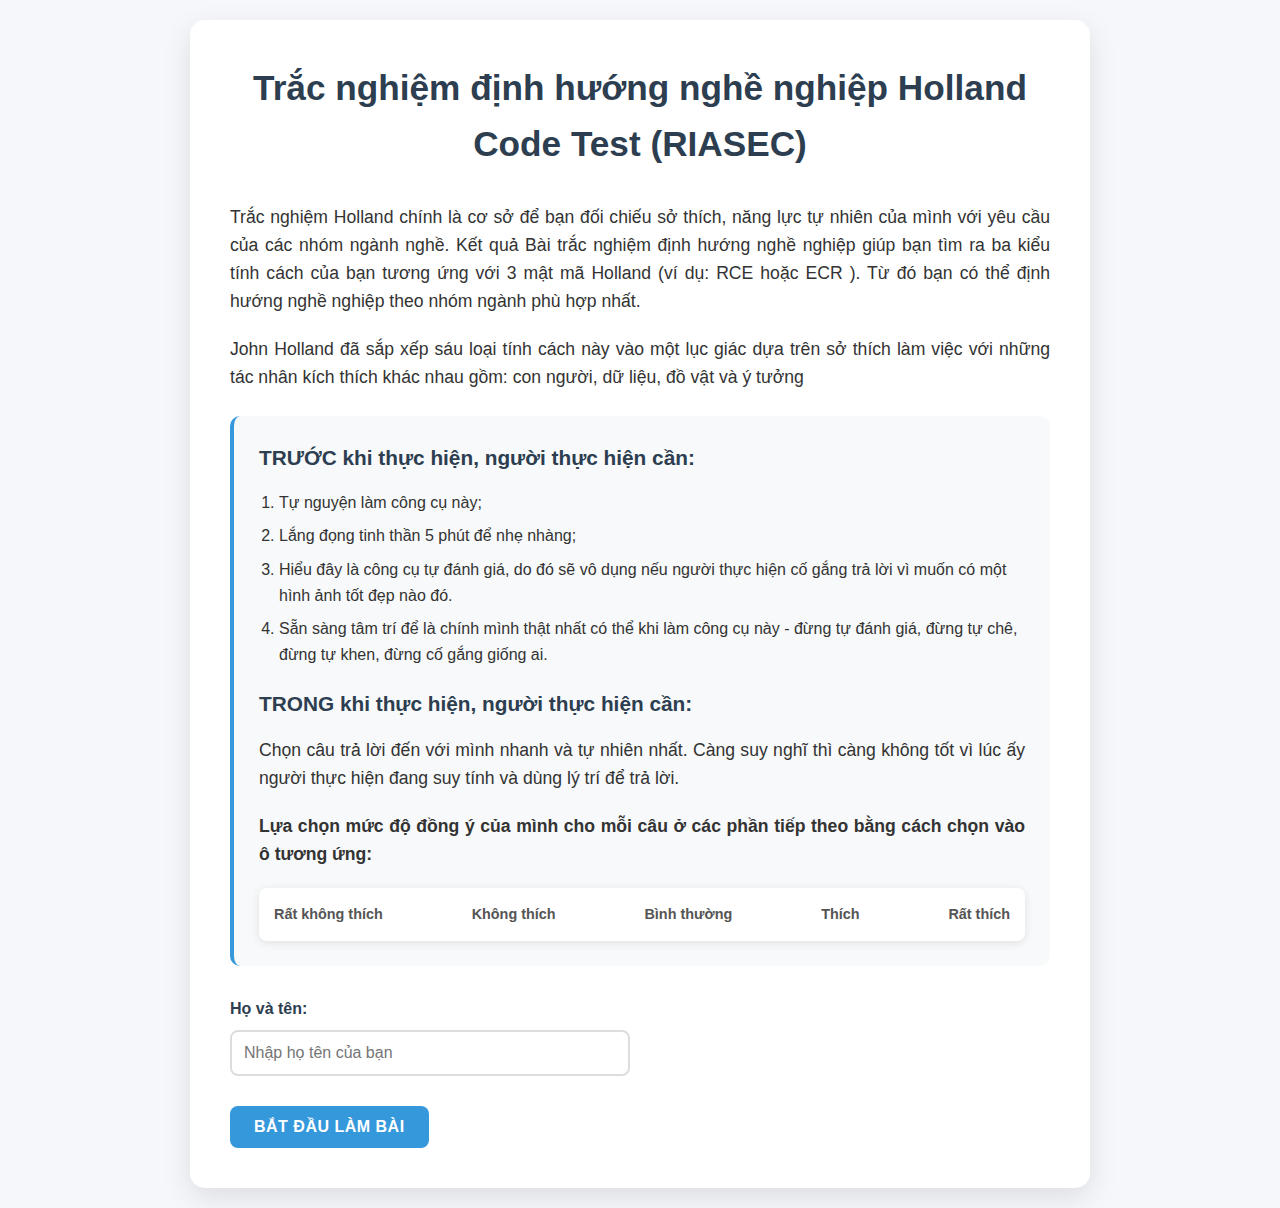
<file: index.html>
<!DOCTYPE html>
<html lang="vi">
<head>
    <meta charset="UTF-8">
    <meta name="viewport" content="width=device-width, initial-scale=1.0">
    <title>Trắc nghiệm Holland Code Test (RIASEC)</title>
    <link rel="stylesheet" href="styles.css">
</head>
<body>
    <div class="container">
        <!-- Màn hình giới thiệu -->
        <div id="introScreen" class="screen active">
            <div class="intro-card">
                <h1>Trắc nghiệm định hướng nghề nghiệp Holland Code Test (RIASEC)</h1>
                
                <div class="intro-content">
                    <p>Trắc nghiệm Holland chính là cơ sở để bạn đối chiếu sở thích, năng lực tự nhiên của mình với yêu cầu của các nhóm ngành nghề. Kết quả Bài trắc nghiệm định hướng nghề nghiệp giúp bạn tìm ra ba kiểu tính cách của bạn tương ứng với 3 mật mã Holland (ví dụ: RCE hoặc ECR ). Từ đó bạn có thể định hướng nghề nghiệp theo nhóm ngành phù hợp nhất.</p>
                    
                    <p>John Holland đã sắp xếp sáu loại tính cách này vào một lục giác dựa trên sở thích làm việc với những tác nhân kích thích khác nhau gồm: con người, dữ liệu, đồ vật và ý tưởng</p>
                    
                    <div class="instructions">
                        <h3><strong>TRƯỚC</strong> khi thực hiện, người thực hiện cần:</h3>
                        <ol>
                            <li>Tự nguyện làm công cụ này;</li>
                            <li>Lắng đọng tinh thần 5 phút để nhẹ nhàng;</li>
                            <li>Hiểu đây là công cụ tự đánh giá, do đó sẽ vô dụng nếu người thực hiện cố gắng trả lời vì muốn có một hình ảnh tốt đẹp nào đó.</li>
                            <li>Sẵn sàng tâm trí để là chính mình thật nhất có thể khi làm công cụ này - đừng tự đánh giá, đừng tự chê, đừng tự khen, đừng cố gắng giống ai.</li>
                        </ol>
                        
                        <h3><strong>TRONG</strong> khi thực hiện, người thực hiện cần:</h3>
                        <p>Chọn câu trả lời đến với mình nhanh và tự nhiên nhất. Càng suy nghĩ thì càng không tốt vì lúc ấy người thực hiện đang suy tính và dùng lý trí để trả lời.</p>
                        
                        <p><strong>Lựa chọn mức độ đồng ý của mình cho mỗi câu ở các phần tiếp theo bằng cách chọn vào ô tương ứng:</strong></p>
                        <div class="rating-legend">
                            <span class="rating-item">Rất không thích</span>
                            <span class="rating-item">Không thích</span>
                            <span class="rating-item">Bình thường</span>
                            <span class="rating-item">Thích</span>
                            <span class="rating-item">Rất thích</span>
                        </div>
                    </div>
                </div>
                
                <div class="form-group">
                    <label for="studentName">Họ và tên:</label>
                    <input type="text" id="studentName" placeholder="Nhập họ tên của bạn">
                </div>
                
                <button id="startBtn" class="btn btn-primary">Bắt đầu làm bài</button>
            </div>
        </div>

        <!-- Màn hình làm bài -->
        <div id="quizScreen" class="screen">
            <!-- Navigation tabs -->
            <div class="group-nav">
                <div class="nav-item active" data-group="0">
                    <span class="nav-number">1</span>
                    <span class="nav-title">Kỹ thuật</span>
                </div>
                <div class="nav-item" data-group="1">
                    <span class="nav-number">2</span>
                    <span class="nav-title">Nghiên cứu</span>
                </div>
                <div class="nav-item" data-group="2">
                    <span class="nav-number">3</span>
                    <span class="nav-title">Nghệ thuật</span>
                </div>
                <div class="nav-item" data-group="3">
                    <span class="nav-number">4</span>
                    <span class="nav-title">Xã hội</span>
                </div>
                <div class="nav-item" data-group="4">
                    <span class="nav-number">5</span>
                    <span class="nav-title">Quản lý</span>
                </div>
                <div class="nav-item" data-group="5">
                    <span class="nav-number">6</span>
                    <span class="nav-title">Nghiệp vụ</span>
                </div>
                <div class="nav-item" data-group="result">
                    <span class="nav-number">7</span>
                    <span class="nav-title">Kết quả</span>
                </div>
            </div>

            <!-- Question content -->
            <div class="question-content">
                <div class="group-header">
                    <h2 id="groupTitle">Nhóm Kỹ thuật (Realistic - R)</h2>
                    <p id="groupDescription">Nếu có đầy đủ cơ hội và nguồn lực, tôi có thích...</p>
                </div>
                
                <div class="rating-header">
                    <div class="rating-labels">
                        <span></span>
                        <span>Rất không thích</span>
                        <span>Không thích</span>
                        <span>Bình thường</span>
                        <span>Thích</span>
                        <span>Rất thích</span>
                    </div>
                </div>

                <div id="questionsList" class="questions-list">
                    <!-- Câu hỏi sẽ được tạo động -->
                </div>

                <div class="navigation-buttons">
                    <button id="prevGroupBtn" class="btn btn-secondary">Nhóm trước</button>
                    <button id="nextGroupBtn" class="btn btn-primary">Nhóm tiếp</button>
                    <button id="finishBtn" class="btn btn-success" style="display: none;">Hoàn thành</button>
                </div>
            </div>
        </div>

        <!-- Màn hình kết quả -->
        <div id="resultScreen" class="screen">
            <div class="result-card">

                <h1>Kết quả trắc nghiệm Holland Code</h1>
                
                <div class="result-info">
                    <p><strong>Họ tên:</strong> <span id="resultName"></span></p>
                </div>
                
                 <div class="top-three">
                    <h3>Tính cách nổi bật của bạn:</h3>
                    <div id="Reesults">
                        <!-- Top 3 nhóm sẽ được hiển thị ở đây -->
                    </div>
                </div>

                <div class="holland-results" id="hollandResults">
                    <!-- Kết quả 6 nhóm sẽ được hiển thị ở đây -->
                </div>


                <div class="result-actions">
                    <button id="restartBtn" class="btn btn-primary">Làm lại</button>
                </div>
            </div>
        </div>
    </div>

    <script src="script.js"></script>
</body>
</html>
</file>
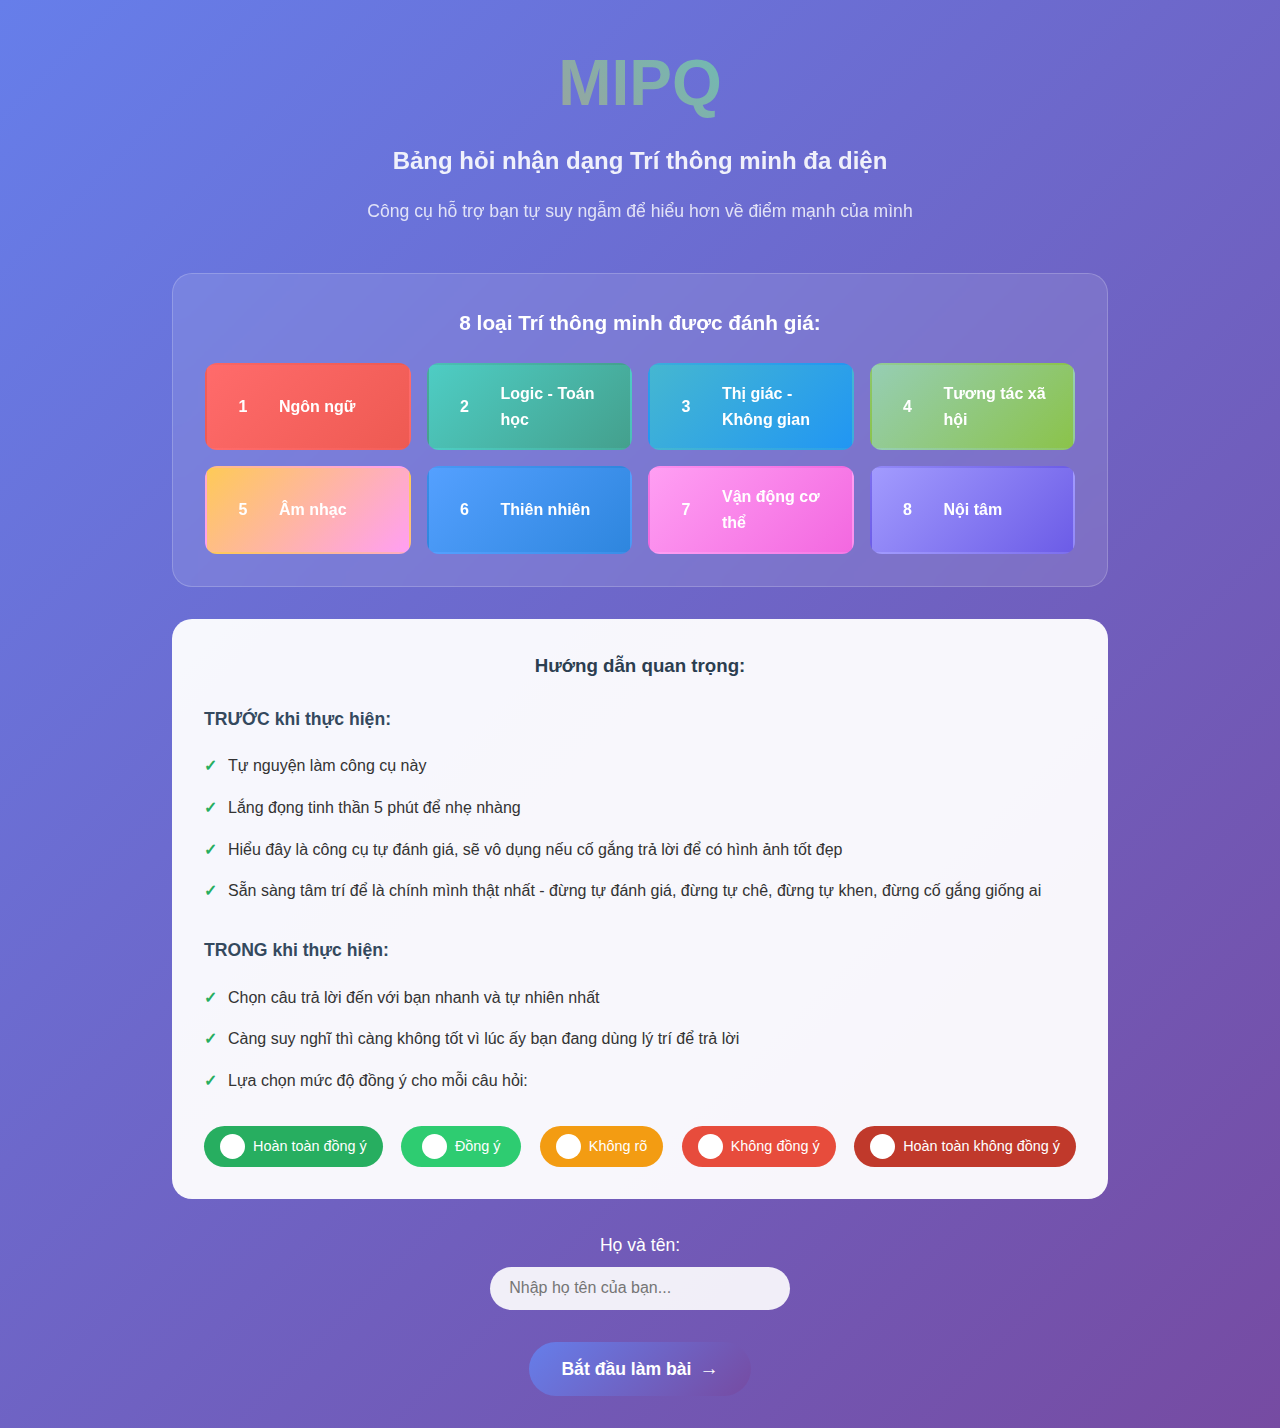
<file: p2/index.html>
<!DOCTYPE html>
<html lang="vi">
<head>
    <meta charset="UTF-8">
    <meta name="viewport" content="width=device-width, initial-scale=1.0">
    <title>MIPQ - Trắc nghiệm Trí thông minh đa diện</title>
    <link rel="stylesheet" href="styles.css">
</head>
<body>
    <!-- Màn hình giới thiệu -->
    <div id="introScreen" class="screen active">
        <div class="intro-container">
            <div class="intro-header">
                <h1 class="main-title">MIPQ</h1>
                <h2 class="subtitle">Bảng hỏi nhận dạng Trí thông minh đa diện</h2>
                <p class="description">Công cụ hỗ trợ bạn tự suy ngẫm để hiểu hơn về điểm mạnh của mình</p>
            </div>

            <div class="intelligence-types">
                <h3>8 loại Trí thông minh được đánh giá:</h3>
                <div class="types-grid">
                    <div class="type-item verbal">
                        <div class="type-number">1</div>
                        <div class="type-name">Ngôn ngữ</div>
                    </div>
                    <div class="type-item logical">
                        <div class="type-number">2</div>
                        <div class="type-name">Logic - Toán học</div>
                    </div>
                    <div class="type-item visual">
                        <div class="type-number">3</div>
                        <div class="type-name">Thị giác - Không gian</div>
                    </div>
                    <div class="type-item interpersonal">
                        <div class="type-number">4</div>
                        <div class="type-name">Tương tác xã hội</div>
                    </div>
                    <div class="type-item musical">
                        <div class="type-number">5</div>
                        <div class="type-name">Âm nhạc</div>
                    </div>
                    <div class="type-item naturalistic">
                        <div class="type-number">6</div>
                        <div class="type-name">Thiên nhiên</div>
                    </div>
                    <div class="type-item bodily">
                        <div class="type-number">7</div>
                        <div class="type-name">Vận động cơ thể</div>
                    </div>
                    <div class="type-item intrapersonal">
                        <div class="type-number">8</div>
                        <div class="type-name">Nội tâm</div>
                    </div>
                </div>
            </div>

            <div class="instructions">
                <h3>Hướng dẫn quan trọng:</h3>
                
                <div class="instruction-section">
                    <h4>TRƯỚC khi thực hiện:</h4>
                    <ul>
                        <li>Tự nguyện làm công cụ này</li>
                        <li>Lắng đọng tinh thần 5 phút để nhẹ nhàng</li>
                        <li>Hiểu đây là công cụ tự đánh giá, sẽ vô dụng nếu cố gắng trả lời để có hình ảnh tốt đẹp</li>
                        <li>Sẵn sàng tâm trí để là chính mình thật nhất - đừng tự đánh giá, đừng tự chê, đừng tự khen, đừng cố gắng giống ai</li>
                    </ul>
                </div>

                <div class="instruction-section">
                    <h4>TRONG khi thực hiện:</h4>
                    <ul>
                        <li>Chọn câu trả lời đến với bạn nhanh và tự nhiên nhất</li>
                        <li>Càng suy nghĩ thì càng không tốt vì lúc ấy bạn đang dùng lý trí để trả lời</li>
                        <li>Lựa chọn mức độ đồng ý cho mỗi câu hỏi:</li>
                    </ul>
                </div>

                <div class="rating-guide">
                    <div class="rating-item strongly-agree">
                        <span class="rating-number">5</span>
                        <span class="rating-text">Hoàn toàn đồng ý</span>
                    </div>
                    <div class="rating-item agree">
                        <span class="rating-number">4</span>
                        <span class="rating-text">Đồng ý</span>
                    </div>
                    <div class="rating-item neutral">
                        <span class="rating-number">3</span>
                        <span class="rating-text">Không rõ</span>
                    </div>
                    <div class="rating-item disagree">
                        <span class="rating-number">2</span>
                        <span class="rating-text">Không đồng ý</span>
                    </div>
                    <div class="rating-item strongly-disagree">
                        <span class="rating-number">1</span>
                        <span class="rating-text">Hoàn toàn không đồng ý</span>
                    </div>
                </div>
            </div>

            <div class="start-section">
                <div class="name-input">
                    <label for="studentName">Họ và tên:</label>
                    <input type="text" id="studentName" placeholder="Nhập họ tên của bạn..." required>
                </div>
                <button id="startBtn" class="start-btn">
                    <span>Bắt đầu làm bài</span>
                    <div class="btn-icon">→</div>
                </button>
            </div>
        </div>
    </div>

    <!-- Màn hình làm bài -->
    <div id="quizScreen" class="screen">
        <div class="quiz-container">
            <!-- Header với tiến trình -->
            <div class="quiz-header">
                <div class="progress-section">
                    <div class="progress-bar">
                        <div class="progress-fill" id="progressFill"></div>
                    </div>
                    <div class="progress-text">
                        <span id="currentQuestion">1</span> / <span id="totalQuestions">64</span> câu
                    </div>
                </div>
                <div class="student-info">
                    <span id="studentNameDisplay"></span>
                </div>
            </div>

            <!-- Navigation 8 loại trí thông minh -->
            <div class="intelligence-nav">
                <div class="nav-item verbal" data-type="verbal">
                    <div class="nav-number">1</div>
                    <div class="nav-name">Ngôn ngữ</div>
                    <div class="nav-progress">0/8</div>
                </div>
                <div class="nav-item logical" data-type="logical">
                    <div class="nav-number">2</div>
                    <div class="nav-name">Logic - Toán</div>
                    <div class="nav-progress">0/8</div>
                </div>
                <div class="nav-item visual" data-type="visual">
                    <div class="nav-number">3</div>
                    <div class="nav-name">Không gian</div>
                    <div class="nav-progress">0/8</div>
                </div>
                <div class="nav-item interpersonal" data-type="interpersonal">
                    <div class="nav-number">4</div>
                    <div class="nav-name">Tương tác</div>
                    <div class="nav-progress">0/8</div>
                </div>
                <div class="nav-item musical" data-type="musical">
                    <div class="nav-number">5</div>
                    <div class="nav-name">Âm nhạc</div>
                    <div class="nav-progress">0/8</div>
                </div>
                <div class="nav-item naturalistic" data-type="naturalistic">
                    <div class="nav-number">6</div>
                    <div class="nav-name">Thiên nhiên</div>
                    <div class="nav-progress">0/8</div>
                </div>
                <div class="nav-item bodily" data-type="bodily">
                    <div class="nav-number">7</div>
                    <div class="nav-name">Vận động</div>
                    <div class="nav-progress">0/8</div>
                </div>
                <div class="nav-item intrapersonal" data-type="intrapersonal">
                    <div class="nav-number">8</div>
                    <div class="nav-name">Nội tâm</div>
                    <div class="nav-progress">0/8</div>
                </div>
            </div>

            <!-- Phần hiển thị câu hỏi -->
            <div class="question-section">
                <div class="question-header">
                    <h2 id="sectionTitle">1. Verbal/Linguistic (Thông minh Ngôn ngữ)</h2>
                    <p id="sectionDescription">Khả năng sử dụng ngôn ngữ hiệu quả, cả về mặt nói và viết</p>
                </div>

                <div class="question-container">
                    <div class="question-text">
                        <span class="question-number" id="questionNumber">1.</span>
                        <span id="questionContent">Tôi có thể dùng vốn từ phong phú để diễn đạt bản thân.</span>
                    </div>

                    <div class="rating-scale">
                        <div class="rating-option" data-value="5">
                            <input type="radio" name="currentQuestion" value="5" id="rating5">
                            <label for="rating5">
                                <span class="rating-circle">5</span>
                                <span class="rating-label">Hoàn toàn đồng ý</span>
                            </label>
                        </div>
                        <div class="rating-option" data-value="4">
                            <input type="radio" name="currentQuestion" value="4" id="rating4">
                            <label for="rating4">
                                <span class="rating-circle">4</span>
                                <span class="rating-label">Đồng ý</span>
                            </label>
                        </div>
                        <div class="rating-option" data-value="3">
                            <input type="radio" name="currentQuestion" value="3" id="rating3">
                            <label for="rating3">
                                <span class="rating-circle">3</span>
                                <span class="rating-label">Không rõ</span>
                            </label>
                        </div>
                        <div class="rating-option" data-value="2">
                            <input type="radio" name="currentQuestion" value="2" id="rating2">
                            <label for="rating2">
                                <span class="rating-circle">2</span>
                                <span class="rating-label">Không đồng ý</span>
                            </label>
                        </div>
                        <div class="rating-option" data-value="1">
                            <input type="radio" name="currentQuestion" value="1" id="rating1">
                            <label for="rating1">
                                <span class="rating-circle">1</span>
                                <span class="rating-label">Hoàn toàn không đồng ý</span>
                            </label>
                        </div>
                    </div>
                </div>

                <div class="question-navigation">
                    <button id="prevBtn" class="nav-btn prev-btn" disabled>
                        <span>←</span>
                        <span>Câu trước</span>
                    </button>
                    <button id="nextBtn" class="nav-btn next-btn" disabled>
                        <span>Câu tiếp</span>
                        <span>→</span>
                    </button>
                    <button id="finishBtn" class="nav-btn finish-btn" style="display: none;">
                        <span>Hoàn thành</span>
                        <span>✓</span>
                    </button>
                </div>
            </div>
        </div>
    </div>

    <!-- Màn hình kết quả -->
    <div id="resultScreen" class="screen">
        <div class="result-container">
            <div class="result-header">
                <h1>Kết quả MIPQ</h1>
                <h2 id="resultName">Nguyễn Văn A</h2>
                <p class="result-subtitle">Bảng phân tích Trí thông minh đa diện của bạn</p>
            </div>

            <div class="result-chart">
                <h3>Biểu đồ điểm số (Tối đa: 40 điểm)</h3>
                <div class="chart-container" id="chartContainer">
                    <!-- Chart sẽ được tạo bởi JavaScript -->
                </div>
            </div>

            <div class="result-table">
                <h3>Bảng kết quả chi tiết</h3>
                <div class="table-container">
                    <table id="resultTable">
                        <thead>
                            <tr>
                                <th>Thứ hạng</th>
                                <th>Loại trí thông minh</th>
                                <th>Điểm số</th>
                                <th>Phần trăm</th>
                                <th>Mức độ</th>
                            </tr>
                        </thead>
                        <tbody id="resultTableBody">
                            <!-- Dữ liệu sẽ được thêm bởi JavaScript -->
                        </tbody>
                    </table>
                </div>
            </div>

            <div class="result-descriptions" id="resultDescriptions">
                <!-- Mô tả chi tiết sẽ được thêm bởi JavaScript -->
            </div>

            <div class="result-note">
                <h3>Lưu ý quan trọng</h3>
                <p><strong>Công cụ này mang tính tham khảo</strong> và không thay thế cho một quy trình tư vấn hướng nghiệp chuyên nghiệp.</p>
                <p>Bạn cần thực hiện 2 bước sau để xác định và hiểu thêm về sở thích của mình vì không phải lúc nào trắc nghiệm cũng cho bạn kết quả chính xác.</p>
                <p>Nếu có nhu cầu, hãy liên hệ bộ phận Tư vấn để được hỗ trợ chuyên nghiệp hơn.</p>
            </div>

            <div class="result-actions">
                <button id="printBtn" class="action-btn print-btn">
                    <span>📄</span>
                    <span>In kết quả</span>
                </button>
                <button id="restartBtn" class="action-btn restart-btn">
                    <span>🔄</span>
                    <span>Làm lại bài test</span>
                </button>
            </div>
        </div>
    </div>

    <script src="script.js"></script>
</body>
</html>
</file>
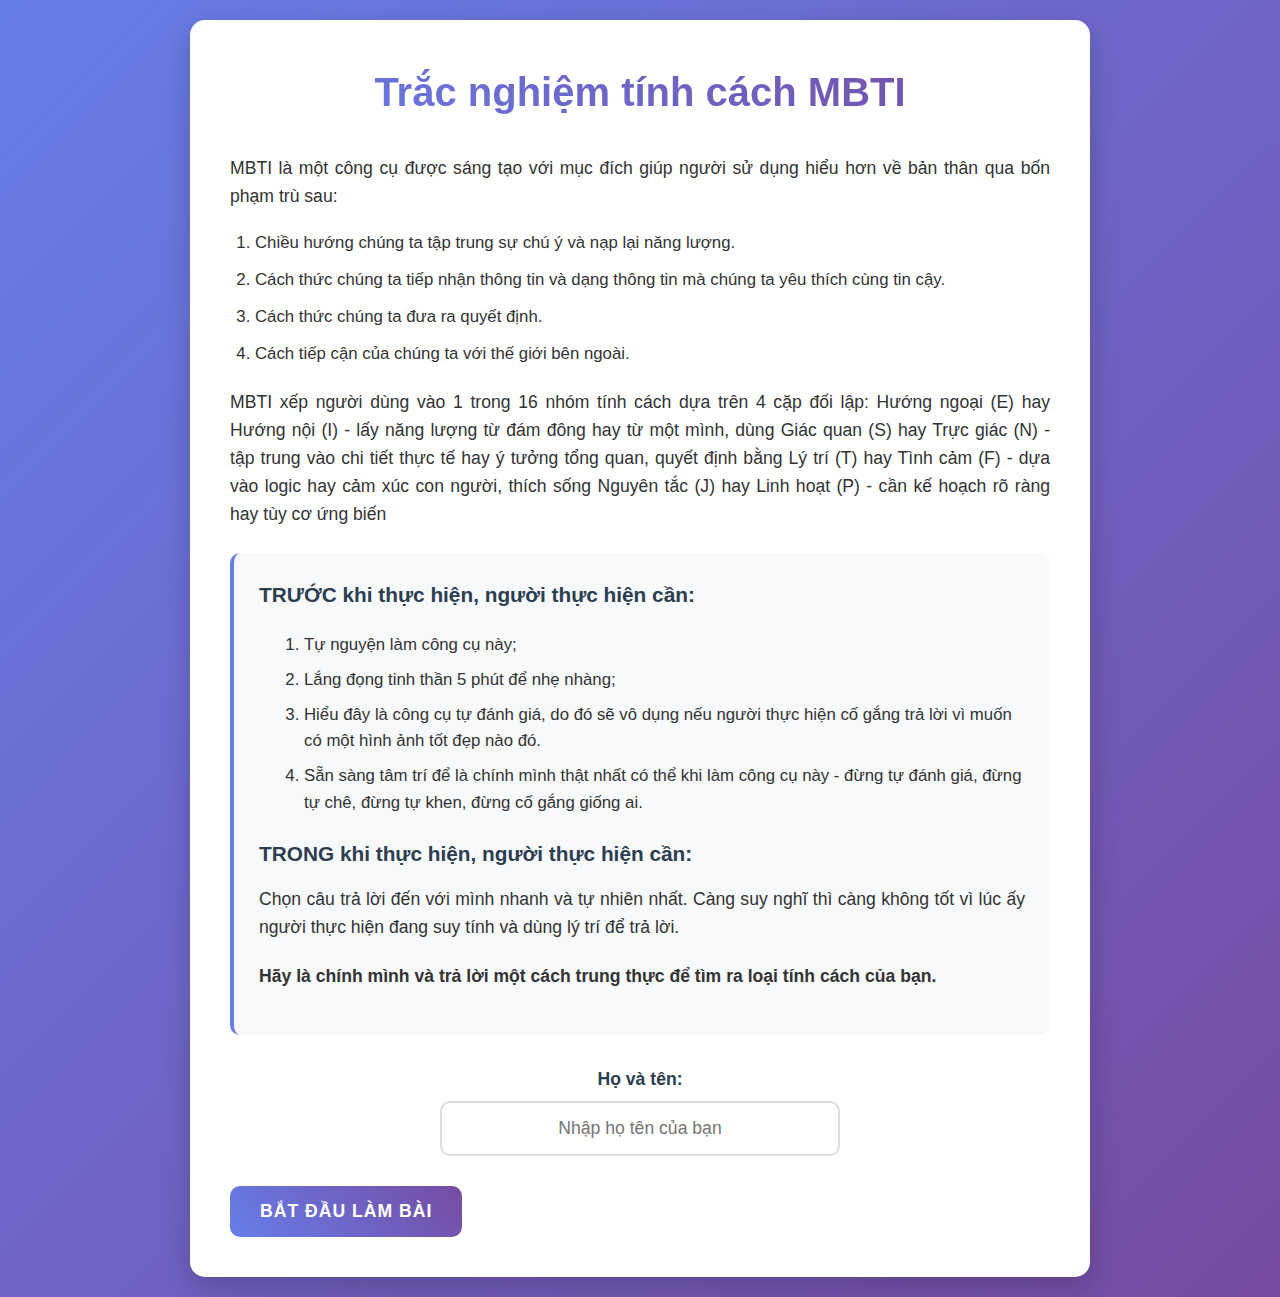
<file: p3/index.html>
<!DOCTYPE html>
<html lang="vi">
<head>
    <meta charset="UTF-8">
    <meta name="viewport" content="width=device-width, initial-scale=1.0">
    <title>Trắc nghiệm tính cách MBTI</title>
    <link rel="stylesheet" href="styles.css">
</head>
<body>
    <div class="container">
        <!-- Màn hình giới thiệu -->
        <div id="introScreen" class="screen active">
            <div class="intro-card">
                <h1>Trắc nghiệm tính cách MBTI</h1>
                
                <div class="intro-content">
                    <p>MBTI là một công cụ được sáng tạo với mục đích giúp người sử dụng hiểu hơn về bản thân qua bốn phạm trù sau:</p>
                    
                    <ol>
                        <li>Chiều hướng chúng ta tập trung sự chú ý và nạp lại năng lượng.</li>
                        <li>Cách thức chúng ta tiếp nhận thông tin và dạng thông tin mà chúng ta yêu thích cùng tin cậy.</li>
                        <li>Cách thức chúng ta đưa ra quyết định.</li>
                        <li>Cách tiếp cận của chúng ta với thế giới bên ngoài.</li>
                    </ol>
                    
                    <p>MBTI xếp người dùng vào 1 trong 16 nhóm tính cách dựa trên 4 cặp đối lập: Hướng ngoại (E) hay Hướng nội (I) - lấy năng lượng từ đám đông hay từ một mình, dùng Giác quan (S) hay Trực giác (N) - tập trung vào chi tiết thực tế hay ý tưởng tổng quan, quyết định bằng Lý trí (T) hay Tình cảm (F) - dựa vào logic hay cảm xúc con người, thích sống Nguyên tắc (J) hay Linh hoạt (P) - cần kế hoạch rõ ràng hay tùy cơ ứng biến</p>
                    
                    <div class="instructions">
                        <h3><strong>TRƯỚC</strong> khi thực hiện, người thực hiện cần:</h3>
                        <ol>
                            <li>Tự nguyện làm công cụ này;</li>
                            <li>Lắng đọng tinh thần 5 phút để nhẹ nhàng;</li>
                            <li>Hiểu đây là công cụ tự đánh giá, do đó sẽ vô dụng nếu người thực hiện cố gắng trả lời vì muốn có một hình ảnh tốt đẹp nào đó.</li>
                            <li>Sẵn sàng tâm trí để là chính mình thật nhất có thể khi làm công cụ này - đừng tự đánh giá, đừng tự chê, đừng tự khen, đừng cố gắng giống ai.</li>
                        </ol>
                        
                        <h3><strong>TRONG</strong> khi thực hiện, người thực hiện cần:</h3>
                        <p>Chọn câu trả lời đến với mình nhanh và tự nhiên nhất. Càng suy nghĩ thì càng không tốt vì lúc ấy người thực hiện đang suy tính và dùng lý trí để trả lời.</p>
                        <p><strong>Hãy là chính mình và trả lời một cách trung thực để tìm ra loại tính cách của bạn.</strong></p>
                    </div>
                </div>
                
                <div class="form-group">
                    <label for="studentName">Họ và tên:</label>
                    <input type="text" id="studentName" placeholder="Nhập họ tên của bạn">
                </div>
                
                <button id="startBtn" class="btn btn-primary">Bắt đầu làm bài</button>
            </div>
        </div>

        <!-- Màn hình làm bài -->
        <div id="quizScreen" class="screen">
            <!-- Navigation tabs -->
            <div class="part-nav">
                <div class="nav-item active" data-part="0">
                    <span class="nav-number">1</span>
                    <span class="nav-title">E vs I</span>
                    <span class="nav-subtitle">Hướng ngoại - Hướng nội</span>
                </div>
                <div class="nav-item" data-part="1">
                    <span class="nav-number">2</span>
                    <span class="nav-title">S vs N</span>
                    <span class="nav-subtitle">Tri giác - Trực giác</span>
                </div>
                <div class="nav-item" data-part="2">
                    <span class="nav-number">3</span>
                    <span class="nav-title">T vs F</span>
                    <span class="nav-subtitle">Lý trí - Cảm xúc</span>
                </div>
                <div class="nav-item" data-part="3">
                    <span class="nav-number">4</span>
                    <span class="nav-title">J vs P</span>
                    <span class="nav-subtitle">Nguyên tắc - Linh hoạt</span>
                </div>
                <div class="nav-item" data-part="result">
                    <span class="nav-number">5</span>
                    <span class="nav-title">Kết quả</span>
                    <span class="nav-subtitle">MBTI của bạn</span>
                </div>
            </div>

            <!-- Question content -->
            <div class="question-content">
                <div class="part-header">
                    <h2 id="partTitle">Phần 1: Hướng ngoại (E) vs. Hướng nội (I)</h2>
                    <p id="partDescription">(Cách bạn nạp năng lượng và tương tác với thế giới)</p>
                </div>

                <div id="questionsList" class="questions-list">
                    <!-- Câu hỏi sẽ được tạo động -->
                </div>

                <div class="navigation-buttons">
                    <button id="prevPartBtn" class="btn btn-secondary">Phần trước</button>
                    <button id="nextPartBtn" class="btn btn-primary">Phần tiếp</button>
                    <button id="finishBtn" class="btn btn-success" style="display: none;">Hoàn thành</button>
                </div>
            </div>
        </div>

        <!-- Màn hình kết quả -->
        <div id="resultScreen" class="screen">
            <div class="result-card">
                <h1>Kết quả trắc nghiệm MBTI</h1>
                
                <div class="result-info">
                    <p><strong>Họ tên:</strong> <span id="resultName"></span></p>
                </div>
                
                <div class="mbti-result">
                    <div class="personality-type">
                        <div class="type-code" id="personalityCode">INTJ</div>
                        <div class="type-name" id="personalityName">Kiến trúc sư (The Architect)</div>
                    </div>
                    
                    <div class="type-breakdown" id="typeBreakdown">
                        <!-- Phân tích từng chiều sẽ được hiển thị ở đây -->
                    </div>
                    
                    <div class="type-description" id="typeDescription">
                        <!-- Mô tả chi tiết loại tính cách -->
                    </div>
                    
                    <div class="career-suggestions" id="careerSuggestions">
                        <!-- Gợi ý nghề nghiệp -->
                    </div>
                </div>

                <div class="result-actions">
                    <button id="restartBtn" class="btn btn-primary">Làm lại</button>
                </div>
            </div>
        </div>
    </div>

    <script src="script.js"></script>
</body>
</html>
</file>
<file: styles.css>
* {
    margin: 0;
    padding: 0;
    box-sizing: border-box;
}

body {
    font-family: 'Segoe UI', Tahoma, Geneva, Verdana, sans-serif;
    background: #f5f7fa;
    color: #333;
    line-height: 1.6;
}

.container {
    max-width: 1200px;
    margin: 0 auto;
    padding: 20px;
}

/* Screen Management */
.screen {
    display: none;
}

.screen.active {
    display: block;
    animation: fadeIn 0.5s ease;
}

@keyframes fadeIn {
    from {
        opacity: 0;
        transform: translateY(20px);
    }
    to {
        opacity: 1;
        transform: translateY(0);
    }
}

/* Intro Screen */
.intro-card {
    background: white;
    border-radius: 15px;
    box-shadow: 0 10px 30px rgba(0,0,0,0.1);
    padding: 40px;
    max-width: 900px;
    margin: 0 auto;
}

.intro-card h1 {
    color: #2c3e50;
    text-align: center;
    margin-bottom: 30px;
    font-size: 2.2em;
}

.intro-content p {
    margin-bottom: 20px;
    font-size: 1.1em;
    text-align: justify;
}

.instructions {
    background: #f8f9fa;
    padding: 25px;
    border-radius: 10px;
    margin: 25px 0;
    border-left: 4px solid #3498db;
}

.instructions h3 {
    color: #2c3e50;
    margin-bottom: 15px;
    font-size: 1.3em;
}

.instructions ol {
    margin-left: 20px;
    margin-bottom: 20px;
}

.instructions li {
    margin-bottom: 8px;
}

.rating-legend {
    display: flex;
    justify-content: space-between;
    margin-top: 15px;
    padding: 15px;
    background: white;
    border-radius: 8px;
    box-shadow: 0 2px 10px rgba(0,0,0,0.1);
}

.rating-item {
    font-weight: bold;
    color: #555;
    font-size: 0.9em;
}

/* Form Elements */
.form-group {
    margin: 30px 0;
}

.form-group label {
    display: block;
    margin-bottom: 8px;
    font-weight: bold;
    color: #2c3e50;
}

.form-group input {
    width: 100%;
    max-width: 400px;
    padding: 12px;
    border: 2px solid #ddd;
    border-radius: 8px;
    font-size: 1em;
    transition: border-color 0.3s;
}

.form-group input:focus {
    outline: none;
    border-color: #3498db;
    box-shadow: 0 0 0 3px rgba(52, 152, 219, 0.1);
}

/* Buttons */
.btn {
    padding: 12px 24px;
    border: none;
    border-radius: 8px;
    font-size: 1em;
    font-weight: bold;
    cursor: pointer;
    transition: all 0.3s ease;
    text-transform: uppercase;
    letter-spacing: 0.5px;
}

.btn-primary {
    background: #3498db;
    color: white;
}

.btn-primary:hover {
    background: #2980b9;
    transform: translateY(-2px);
    box-shadow: 0 5px 15px rgba(52, 152, 219, 0.4);
}

.btn-secondary {
    background: #95a5a6;
    color: white;
}

.btn-secondary:hover {
    background: #7f8c8d;
    transform: translateY(-2px);
}

.btn-success {
    background: #27ae60;
    color: white;
}

.btn-success:hover {
    background: #229954;
    transform: translateY(-2px);
}

/* Quiz Screen */
.group-nav {
    display: flex;
    justify-content: center;
    margin-bottom: 30px;
    flex-wrap: wrap;
    gap: 10px;
}

.nav-item {
    background: white;
    border-radius: 50px;
    padding: 10px 20px;
    box-shadow: 0 2px 10px rgba(0,0,0,0.1);
    cursor: pointer;
    transition: all 0.3s ease;
    display: flex;
    align-items: center;
    gap: 8px;
    min-width: 120px;
}

.nav-item:hover {
    transform: translateY(-2px);
    box-shadow: 0 5px 20px rgba(0,0,0,0.15);
}

.nav-item.active {
    background: #3498db;
    color: white;
}

.nav-item.completed {
    background: #27ae60;
    color: white;
}

.nav-number {
    background: rgba(255,255,255,0.2);
    color: inherit;
    border-radius: 50%;
    width: 25px;
    height: 25px;
    display: flex;
    align-items: center;
    justify-content: center;
    font-weight: bold;
    font-size: 0.9em;
}

.nav-item:not(.active):not(.completed) .nav-number {
    background: #ecf0f1;
    color: #7f8c8d;
}

.nav-title {
    font-weight: 600;
    font-size: 0.9em;
}

/* Question Content */
.question-content {
    background: white;
    border-radius: 15px;
    box-shadow: 0 10px 30px rgba(0,0,0,0.1);
    padding: 30px;
}

.group-header {
    text-align: center;
    margin-bottom: 30px;
}

.group-header h2 {
    color: #2c3e50;
    font-size: 1.8em;
    margin-bottom: 10px;
}

.group-header p {
    font-size: 1.2em;
    color: #7f8c8d;
    font-style: italic;
}

.rating-header {
    margin-bottom: 20px;
}
introScreen
.rating-labels {
    display: grid;
    grid-template-columns: 1fr repeat(5, 80px);
    gap: 10px;
    align-items: center;
    padding: 15px 0;
    border-bottom: 2px solid #ecf0f1;
}

.rating-labels span {
    text-align: center;
    font-weight: bold;
    color: #7f8c8d;
    font-size: 0.85em;
}

.rating-labels span:first-child {
    text-align: left;
    color: transparent;
    visibility: hidden;
}

/* Questions List */
.questions-list {
    margin-bottom: 30px;
}

.question-row {
    display: grid;
    grid-template-columns: 1fr repeat(5, 80px);
    gap: 10px;
    align-items: center;
    padding: 15px 0;
    border-bottom: 1px solid #ecf0f1;
    transition: background-color 0.3s ease;
}

.question-row:hover {
    background-color: #f8f9fa;
}

.question-text {
    font-size: 1em;
    color: #2c3e50;
}

.question-number {
    color: #e74c3c;
    font-weight: bold;
    margin-right: 10px;
}

.rating-option {
    display: flex;
    justify-content: center;
}

.rating-radio {
    width: 20px;
    height: 20px;
    cursor: pointer;
    accent-color: #3498db;
}

/* Navigation Buttons */
.navigation-buttons {
    display: flex;
    justify-content: space-between;
    margin-top: 30px;
}

/* Result Screen */
.result-card {
    background: white;
    border-radius: 15px;
    box-shadow: 0 10px 30px rgba(0,0,0,0.1);
    padding: 40px;
    max-width: 1000px;
    margin: 0 auto;
}

.result-card h1 {
    text-align: center;
    color: #2c3e50;
    margin-bottom: 30px;
    font-size: 2.2em;
}

.result-info {
    text-align: center;
    margin-bottom: 40px;
    font-size: 1.2em;
}

.holland-results {
    display: grid;
    grid-template-columns: repeat(auto-fit, minmax(300px, 1fr));
    gap: 20px;
    margin-bottom: 40px;
}

.holland-group {
    background: #f8f9fa;
    padding: 20px;
    border-radius: 12px;
    border-left: 5px solid;
    position: relative;
}

.holland-group.realistic { border-left-color: #e74c3c; }
.holland-group.investigative { border-left-color: #9b59b6; }
.holland-group.artistic { border-left-color: #f39c12; }
.holland-group.social { border-left-color: #1abc9c; }
.holland-group.enterprising { border-left-color: #3498db; }
.holland-group.conventional { border-left-color: #34495e; }

.group-name {
    font-size: 1.3em;
    font-weight: bold;
    margin-bottom: 10px;
    color: #2c3e50;
}

.group-score {
    font-size: 2em;
    font-weight: bold;
    margin-bottom: 10px;
}

.holland-group.realistic .group-score { color: #e74c3c; }
.holland-group.investigative .group-score { color: #9b59b6; }
.holland-group.artistic .group-score { color: #f39c12; }
.holland-group.social .group-score { color: #1abc9c; }
.holland-group.enterprising .group-score { color: #3498db; }
.holland-group.conventional .group-score { color: #34495e; }

.score-bar {
    width: 100%;
    height: 10px;
    background: #ecf0f1;
    border-radius: 5px;
    overflow: hidden;
    margin-bottom: 10px;
}

.score-fill {
    height: 100%;
    border-radius: 5px;
    transition: width 0.8s ease;
}

.holland-group.realistic .score-fill { background: #e74c3c; }
.holland-group.investigative .score-fill { background: #9b59b6; }
.holland-group.artistic .score-fill { background: #f39c12; }
.holland-group.social .score-fill { background: #1abc9c; }
.holland-group.enterprising .score-fill { background: #3498db; }
.holland-group.conventional .score-fill { background: #34495e; }

.group-percentage {
    font-size: 0.9em;
    color: #7f8c8d;
}

.group-description {
    margin-top: 15px;
    padding: 15px;
    background: rgba(255,255,255,0.8);
    border-radius: 8px;
    font-size: 0.9em;
    line-height: 1.5;
    color: #555;
    white-space: pre-line;
}

.top-three {
    background: linear-gradient(135deg, #667eea 0%, #764ba2 100%);
    color: white;
    padding: 30px;
    border-radius: 12px;
    margin-bottom: 30px;
    text-align: center;
}

.top-three h3 {
    margin-bottom: 20px;
    font-size: 1.5em;
}

.top-result {
    background: rgba(255,255,255,0.2);
    padding: 15px;
    margin: 10px;
    border-radius: 8px;
    display: inline-block;
    min-width: 150px;
}

.top-result .rank {
    font-size: 1.2em;
    font-weight: bold;
}

.top-result .code {
    font-size: 2em;
    font-weight: bold;
    margin: 5px 0;
}

.top-result .name {
    font-size: 1em;
    opacity: 0.9;
}

.result-actions {
    text-align: center;
}

/* Responsive */
@media (max-width: 768px) {
    .container {
        padding: 10px;
    }
    
    .intro-card,
    .question-content,
    .result-card {
        padding: 20px;
    }
    
    .group-nav {
        flex-direction: column;
        align-items: center;
    }
    
    .nav-item {
        width: 100%;
        max-width: 200px;
        justify-content: center;
    }
    
    .rating-labels,
    .question-row {
        grid-template-columns: 1fr;
        text-align: center;
    }
    
    .rating-labels span:first-child {
        display: none;
    }
    
    .question-text {
        margin-bottom: 15px;
    }
    
    .rating-options {
        display: flex;
        justify-content: space-around;
        margin-bottom: 20px;
    }
    
    .navigation-buttons {
        flex-direction: column;
        gap: 10px;
    }
    
    .holland-results {
        grid-template-columns: 1fr;
    }
    
    .intro-card h1 {
        font-size: 1.8em;
    }
    
    .result-card h1 {
        font-size: 1.8em;
    }
}

@media (max-width: 600px) {
    .rating-legend {
        flex-direction: column;
        gap: 10px;
    }
    
    .top-result {
        display: block;
        margin: 10px 0;
    }
}
</file>
<file: p3/styles.css>
* {
    margin: 0;
    padding: 0;
    box-sizing: border-box;
}

body {
    font-family: 'Segoe UI', Tahoma, Geneva, Verdana, sans-serif;
    background: linear-gradient(135deg, #667eea 0%, #764ba2 100%);
    min-height: 100vh;
    color: #333;
    line-height: 1.6;
}

.container {
    max-width: 1200px;
    margin: 0 auto;
    padding: 20px;
}

/* Screen Management */
.screen {
    display: none;
}

.screen.active {
    display: block;
    animation: fadeIn 0.5s ease;
}

@keyframes fadeIn {
    from {
        opacity: 0;
        transform: translateY(20px);
    }
    to {
        opacity: 1;
        transform: translateY(0);
    }
}

/* Intro Screen */
.intro-card {
    background: white;
    border-radius: 15px;
    box-shadow: 0 10px 30px rgba(0,0,0,0.2);
    padding: 40px;
    max-width: 900px;
    margin: 0 auto;
}

.intro-card h1 {
    color: #2c3e50;
    text-align: center;
    margin-bottom: 30px;
    font-size: 2.5em;
    background: linear-gradient(45deg, #667eea, #764ba2);
    -webkit-background-clip: text;
    -webkit-text-fill-color: transparent;
    background-clip: text;
}

.intro-content p {
    margin-bottom: 20px;
    font-size: 1.1em;
    text-align: justify;
}

.intro-content ol {
    margin: 20px 0;
    padding-left: 25px;
}

.intro-content li {
    margin-bottom: 10px;
    font-size: 1.05em;
}

.instructions {
    background: #f8f9fa;
    padding: 25px;
    border-radius: 10px;
    margin: 25px 0;
    border-left: 4px solid #667eea;
}

.instructions h3 {
    color: #2c3e50;
    margin-bottom: 15px;
    font-size: 1.3em;
}

.instructions ol {
    margin-left: 20px;
    margin-bottom: 20px;
}

.instructions li {
    margin-bottom: 8px;
}

/* Form Elements */
.form-group {
    margin: 30px 0;
    text-align: center;
}

.form-group label {
    display: block;
    margin-bottom: 8px;
    font-weight: bold;
    color: #2c3e50;
    font-size: 1.1em;
}

.form-group input {
    width: 100%;
    max-width: 400px;
    padding: 15px;
    border: 2px solid #ddd;
    border-radius: 10px;
    font-size: 1.1em;
    transition: all 0.3s;
    text-align: center;
}

.form-group input:focus {
    outline: none;
    border-color: #667eea;
    box-shadow: 0 0 0 3px rgba(102, 126, 234, 0.1);
    transform: translateY(-2px);
}

/* Buttons */
.btn {
    padding: 15px 30px;
    border: none;
    border-radius: 10px;
    font-size: 1.1em;
    font-weight: bold;
    cursor: pointer;
    transition: all 0.3s ease;
    text-transform: uppercase;
    letter-spacing: 1px;
}

.btn-primary {
    background: linear-gradient(45deg, #667eea, #764ba2);
    color: white;
}

.btn-primary:hover {
    transform: translateY(-3px);
    box-shadow: 0 8px 25px rgba(102, 126, 234, 0.4);
}

.btn-secondary {
    background: #6c757d;
    color: white;
}

.btn-secondary:hover {
    background: #5a6268;
    transform: translateY(-2px);
}

.btn-success {
    background: #28a745;
    color: white;
}

.btn-success:hover {
    background: #218838;
    transform: translateY(-2px);
}

/* Quiz Screen */
.part-nav {
    display: flex;
    justify-content: center;
    margin-bottom: 30px;
    flex-wrap: wrap;
    gap: 15px;
}

.nav-item {
    background: white;
    border-radius: 15px;
    padding: 15px 20px;
    box-shadow: 0 5px 15px rgba(0,0,0,0.1);
    cursor: pointer;
    transition: all 0.3s ease;
    display: flex;
    flex-direction: column;
    align-items: center;
    gap: 5px;
    min-width: 140px;
    text-align: center;
}

.nav-item:hover {
    transform: translateY(-3px);
    box-shadow: 0 8px 25px rgba(0,0,0,0.15);
}

.nav-item.active {
    background: linear-gradient(45deg, #667eea, #764ba2);
    color: white;
}

.nav-item.completed {
    background: linear-gradient(45deg, #28a745, #20c997);
    color: white;
}

.nav-number {
    background: rgba(255,255,255,0.2);
    color: inherit;
    border-radius: 50%;
    width: 30px;
    height: 30px;
    display: flex;
    align-items: center;
    justify-content: center;
    font-weight: bold;
    font-size: 1.1em;
}

.nav-item:not(.active):not(.completed) .nav-number {
    background: #ecf0f1;
    color: #7f8c8d;
}

.nav-title {
    font-weight: bold;
    font-size: 1em;
}

.nav-subtitle {
    font-size: 0.8em;
    opacity: 0.9;
}

/* Question Content */
.question-content {
    background: white;
    border-radius: 15px;
    box-shadow: 0 10px 30px rgba(0,0,0,0.2);
    padding: 40px;
}

.part-header {
    text-align: center;
    margin-bottom: 40px;
}

.part-header h2 {
    color: #2c3e50;
    font-size: 2em;
    margin-bottom: 10px;
    background: linear-gradient(45deg, #667eea, #764ba2);
    -webkit-background-clip: text;
    -webkit-text-fill-color: transparent;
    background-clip: text;
}

.part-header p {
    font-size: 1.2em;
    color: #7f8c8d;
    font-style: italic;
}

/* Questions List */
.questions-list {
    margin-bottom: 40px;
}

.question-item {
    background: #f8f9fa;
    border-radius: 15px;
    padding: 25px;
    margin-bottom: 20px;
    border-left: 5px solid #667eea;
    transition: all 0.3s ease;
}

.question-item:hover {
    transform: translateX(5px);
    box-shadow: 0 5px 15px rgba(0,0,0,0.1);
}

.question-text {
    font-size: 1.1em;
    color: #2c3e50;
    margin-bottom: 20px;
    line-height: 1.6;
}

.question-number {
    color: #667eea;
    font-weight: bold;
    margin-right: 10px;
}

.answer-options {
    display: flex;
    flex-direction: column;
    gap: 15px;
}

.answer-option {
    display: flex;
    align-items: center;
    padding: 15px 20px;
    background: white;
    border: 2px solid #e9ecef;
    border-radius: 10px;
    cursor: pointer;
    transition: all 0.3s ease;
    font-size: 1em;
}

.answer-option:hover {
    border-color: #667eea;
    background: #f8f9fa;
    transform: translateX(5px);
}

.answer-option.selected {
    border-color: #667eea;
    background: linear-gradient(45deg, #667eea, #764ba2);
    color: white;
    box-shadow: 0 5px 15px rgba(102, 126, 234, 0.3);
}

.answer-radio {
    margin-right: 15px;
    width: 20px;
    height: 20px;
    accent-color: #667eea;
}

.answer-text {
    flex: 1;
    line-height: 1.4;
}

/* Navigation Buttons */
.navigation-buttons {
    display: flex;
    justify-content: space-between;
    margin-top: 40px;
    gap: 20px;
}

/* Result Screen */
.result-card {
    background: white;
    border-radius: 15px;
    box-shadow: 0 10px 30px rgba(0,0,0,0.2);
    padding: 40px;
    max-width: 1000px;
    margin: 0 auto;
}

.result-card h1 {
    text-align: center;
    color: #2c3e50;
    margin-bottom: 30px;
    font-size: 2.5em;
    background: linear-gradient(45deg, #667eea, #764ba2);
    -webkit-background-clip: text;
    -webkit-text-fill-color: transparent;
    background-clip: text;
}

.result-info {
    text-align: center;
    margin-bottom: 40px;
    font-size: 1.2em;
}

.personality-type {
    text-align: center;
    margin-bottom: 40px;
    padding: 30px;
    background: linear-gradient(135deg, #667eea 0%, #764ba2 100%);
    border-radius: 20px;
    color: white;
}

.type-code {
    font-size: 4em;
    font-weight: bold;
    margin-bottom: 10px;
    letter-spacing: 5px;
}

.type-name {
    font-size: 1.5em;
    opacity: 0.9;
}

.type-breakdown {
    display: grid;
    grid-template-columns: repeat(auto-fit, minmax(250px, 1fr));
    gap: 20px;
    margin-bottom: 40px;
}

.dimension-result {
    background: #f8f9fa;
    padding: 20px;
    border-radius: 15px;
    border-left: 5px solid;
    text-align: center;
}

.dimension-result.extrovert { border-left-color: #e74c3c; }
.dimension-result.introvert { border-left-color: #3498db; }
.dimension-result.sensing { border-left-color: #f39c12; }
.dimension-result.intuitive { border-left-color: #9b59b6; }
.dimension-result.thinking { border-left-color: #1abc9c; }
.dimension-result.feeling { border-left-color: #e91e63; }
.dimension-result.judging { border-left-color: #34495e; }
.dimension-result.perceiving { border-left-color: #95a5a6; }

.dimension-letter {
    font-size: 2.5em;
    font-weight: bold;
    margin-bottom: 10px;
}

.dimension-result.extrovert .dimension-letter { color: #e74c3c; }
.dimension-result.introvert .dimension-letter { color: #3498db; }
.dimension-result.sensing .dimension-letter { color: #f39c12; }
.dimension-result.intuitive .dimension-letter { color: #9b59b6; }
.dimension-result.thinking .dimension-letter { color: #1abc9c; }
.dimension-result.feeling .dimension-letter { color: #e91e63; }
.dimension-result.judging .dimension-letter { color: #34495e; }
.dimension-result.perceiving .dimension-letter { color: #95a5a6; }

.dimension-name {
    font-size: 1.2em;
    font-weight: bold;
    margin-bottom: 5px;
}

.dimension-percentage {
    font-size: 1.5em;
    font-weight: bold;
    color: #666;
}

.type-description {
    background: #f8f9fa;
    padding: 30px;
    border-radius: 15px;
    margin-bottom: 30px;
    line-height: 1.8;
    font-size: 1.1em;
}

.career-suggestions {
    background: linear-gradient(135deg, #667eea 0%, #764ba2 100%);
    color: white;
    padding: 30px;
    border-radius: 15px;
    margin-bottom: 30px;
}

.career-suggestions h3 {
    margin-bottom: 20px;
    font-size: 1.5em;
    text-align: center;
}

.career-list {
    display: grid;
    grid-template-columns: repeat(auto-fit, minmax(250px, 1fr));
    gap: 15px;
}

.career-item {
    background: rgba(255,255,255,0.2);
    padding: 15px;
    border-radius: 10px;
    text-align: center;
    font-weight: 500;
}

.result-actions {
    text-align: center;
}

/* Responsive */
@media (max-width: 768px) {
    .container {
        padding: 10px;
    }
    
    .intro-card,
    .question-content,
    .result-card {
        padding: 20px;
    }
    
    .part-nav {
        flex-direction: column;
        align-items: center;
    }
    
    .nav-item {
        width: 100%;
        max-width: 300px;
    }
    
    .navigation-buttons {
        flex-direction: column;
    }
    
    .type-breakdown {
        grid-template-columns: 1fr;
    }
    
    .type-code {
        font-size: 3em;
    }
    
    .intro-card h1,
    .result-card h1 {
        font-size: 2em;
    }
    
    .part-header h2 {
        font-size: 1.5em;
    }
    
    .answer-options {
        gap: 10px;
    }
    
    .answer-option {
        padding: 12px 15px;
        font-size: 0.95em;
    }
}

/* Animation cho progress */
@keyframes slideIn {
    from {
        opacity: 0;
        transform: translateX(-20px);
    }
    to {
        opacity: 1;
        transform: translateX(0);
    }
}

.question-item {
    animation: slideIn 0.5s ease;
}

/* Hover effects */
.nav-item:not(.active):not(.completed):hover .nav-number {
    background: #667eea;
    color: white;
}
</file>
<file: p2/styles.css>
/* MIPQ - Trắc nghiệm Trí thông minh đa diện - CSS Styles */

/* CSS Reset và Base Styles */
* {
    margin: 0;
    padding: 0;
    box-sizing: border-box;
}

body {
    font-family: 'Segoe UI', Tahoma, Geneva, Verdana, sans-serif;
    line-height: 1.6;
    color: #333;
    background: linear-gradient(135deg, #667eea 0%, #764ba2 100%);
    min-height: 100vh;
    overflow-x: hidden;
}

/* Màn hình chung */
.screen {
    display: none;
    min-height: 100vh;
    animation: fadeIn 0.5s ease-in-out;
}

.screen.active {
    display: block;
}

@keyframes fadeIn {
    from { opacity: 0; transform: translateY(20px); }
    to { opacity: 1; transform: translateY(0); }
}

/* Màn hình giới thiệu */
.intro-container {
    max-width: 1000px;
    margin: 0 auto;
    padding: 2rem;
    color: white;
}

.intro-header {
    text-align: center;
    margin-bottom: 3rem;
}

.main-title {
    font-size: 4rem;
    font-weight: 900;
    margin-bottom: 0.5rem;
    background: linear-gradient(45deg, #ff6b6b, #4ecdc4, #45b7d1, #96ceb4);
    background-size: 300% 300%;
    -webkit-background-clip: text;
    -webkit-text-fill-color: transparent;
    animation: gradientShift 3s ease-in-out infinite;
}

@keyframes gradientShift {
    0%, 100% { background-position: 0% 50%; }
    50% { background-position: 100% 50%; }
}

.subtitle {
    font-size: 1.5rem;
    margin-bottom: 1rem;
    opacity: 0.9;
}

.description {
    font-size: 1.1rem;
    opacity: 0.8;
    max-width: 600px;
    margin: 0 auto;
}

/* 8 loại trí thông minh */
.intelligence-types {
    background: rgba(255, 255, 255, 0.1);
    backdrop-filter: blur(10px);
    border-radius: 20px;
    padding: 2rem;
    margin-bottom: 2rem;
    border: 1px solid rgba(255, 255, 255, 0.2);
}

.intelligence-types h3 {
    text-align: center;
    margin-bottom: 1.5rem;
    font-size: 1.3rem;
}

.types-grid {
    display: grid;
    grid-template-columns: repeat(auto-fit, minmax(200px, 1fr));
    gap: 1rem;
}

.type-item {
    display: flex;
    align-items: center;
    padding: 1rem;
    border-radius: 12px;
    transition: all 0.3s ease;
    cursor: pointer;
    border: 2px solid transparent;
}

.type-item:hover {
    transform: translateY(-2px);
    box-shadow: 0 5px 20px rgba(0, 0, 0, 0.2);
}

.type-number {
    width: 40px;
    height: 40px;
    border-radius: 50%;
    display: flex;
    align-items: center;
    justify-content: center;
    font-weight: bold;
    margin-right: 1rem;
    color: white;
}

.type-name {
    font-weight: 600;
    flex: 1;
}

/* Màu sắc cho từng loại trí thông minh */
.verbal { background: linear-gradient(135deg, #ff6b6b, #ee5a52); }
.logical { background: linear-gradient(135deg, #4ecdc4, #44a08d); }
.visual { background: linear-gradient(135deg, #45b7d1, #2196F3); }
.interpersonal { background: linear-gradient(135deg, #96ceb4, #8BC34A); }
.musical { background: linear-gradient(135deg, #feca57, #ff9ff3); }
.naturalistic { background: linear-gradient(135deg, #54a0ff, #2e86de); }
.bodily { background: linear-gradient(135deg, #ff9ff3, #f368e0); }
.intrapersonal { background: linear-gradient(135deg, #a29bfe, #6c5ce7); }

/* Hướng dẫn */
.instructions {
    background: rgba(255, 255, 255, 0.95);
    color: #333;
    border-radius: 20px;
    padding: 2rem;
    margin-bottom: 2rem;
}

.instructions h3 {
    color: #2c3e50;
    margin-bottom: 1.5rem;
    text-align: center;
}

.instruction-section {
    margin-bottom: 1.5rem;
}

.instruction-section h4 {
    color: #34495e;
    margin-bottom: 0.8rem;
    font-size: 1.1rem;
}

.instruction-section ul {
    list-style: none;
    padding-left: 0;
}

.instruction-section li {
    padding: 0.5rem 0;
    padding-left: 1.5rem;
    position: relative;
}

.instruction-section li::before {
    content: "✓";
    position: absolute;
    left: 0;
    color: #27ae60;
    font-weight: bold;
}

/* Hướng dẫn đánh giá */
.rating-guide {
    display: flex;
    justify-content: space-between;
    margin-top: 1rem;
    flex-wrap: wrap;
    gap: 0.5rem;
}

.rating-item {
    display: flex;
    align-items: center;
    padding: 0.5rem 1rem;
    border-radius: 25px;
    font-size: 0.9rem;
    min-width: 120px;
    justify-content: center;
}

.rating-number {
    width: 25px;
    height: 25px;
    border-radius: 50%;
    background: white;
    display: flex;
    align-items: center;
    justify-content: center;
    font-weight: bold;
    margin-right: 0.5rem;
    font-size: 0.8rem;
}

.strongly-agree { background: #27ae60; color: white; }
.agree { background: #2ecc71; color: white; }
.neutral { background: #f39c12; color: white; }
.disagree { background: #e74c3c; color: white; }
.strongly-disagree { background: #c0392b; color: white; }

/* Phần bắt đầu */
.start-section {
    text-align: center;
}

.name-input {
    margin-bottom: 2rem;
}

.name-input label {
    display: block;
    font-size: 1.1rem;
    margin-bottom: 0.5rem;
    color: white;
}

.name-input input {
    width: 300px;
    padding: 0.8rem 1.2rem;
    font-size: 1rem;
    border: none;
    border-radius: 25px;
    background: rgba(255, 255, 255, 0.9);
    outline: none;
    transition: all 0.3s ease;
}

.name-input input:focus {
    background: white;
    transform: scale(1.05);
    box-shadow: 0 5px 20px rgba(0, 0, 0, 0.1);
}

.start-btn {
    display: inline-flex;
    align-items: center;
    padding: 1rem 2rem;
    font-size: 1.1rem;
    font-weight: 600;
    color: white;
    background: linear-gradient(135deg, #667eea, #764ba2);
    border: none;
    border-radius: 50px;
    cursor: pointer;
    transition: all 0.3s ease;
    text-decoration: none;
}

.start-btn:hover {
    transform: translateY(-3px);
    box-shadow: 0 10px 25px rgba(0, 0, 0, 0.2);
}

.btn-icon {
    margin-left: 0.5rem;
    font-size: 1.2rem;
}

/* Màn hình làm bài */
.quiz-container {
    max-width: 1200px;
    margin: 0 auto;
    min-height: 100vh;
    display: flex;
    flex-direction: column;
}

/* Header quiz */
.quiz-header {
    background: rgba(255, 255, 255, 0.95);
    backdrop-filter: blur(10px);
    padding: 1.5rem 2rem;
    display: flex;
    justify-content: space-between;
    align-items: center;
    border-bottom: 1px solid rgba(0, 0, 0, 0.1);
}

.progress-section {
    display: flex;
    align-items: center;
    gap: 1rem;
}

.progress-bar {
    width: 200px;
    height: 8px;
    background: rgba(0, 0, 0, 0.1);
    border-radius: 4px;
    overflow: hidden;
}

.progress-fill {
    height: 100%;
    background: linear-gradient(90deg, #667eea, #764ba2);
    width: 0%;
    transition: width 0.3s ease;
}

.progress-text {
    font-weight: 600;
    color: #2c3e50;
}

.student-info {
    font-weight: 600;
    color: #34495e;
}

/* Navigation 8 loại trí thông minh */
.intelligence-nav {
    display: grid;
    grid-template-columns: repeat(8, 1fr);
    background: rgba(255, 255, 255, 0.95);
    backdrop-filter: blur(10px);
}

.nav-item {
    padding: 1rem 0.5rem;
    text-align: center;
    cursor: pointer;
    transition: all 0.3s ease;
    border-bottom: 3px solid transparent;
    position: relative;
}

.nav-item:hover {
    background: rgba(0, 0, 0, 0.05);
}

.nav-item.active {
    background: rgba(0, 0, 0, 0.1);
    border-bottom-color: currentColor;
}

.nav-item.completed {
    background: rgba(76, 175, 80, 0.1);
    border-bottom-color: #4CAF50;
}

.nav-number {
    width: 30px;
    height: 30px;
    border-radius: 50%;
    background: rgba(0, 0, 0, 0.1);
    display: flex;
    align-items: center;
    justify-content: center;
    margin: 0 auto 0.5rem;
    font-weight: bold;
    font-size: 0.9rem;
}

.nav-name {
    font-weight: 600;
    font-size: 0.85rem;
    margin-bottom: 0.2rem;
}

.nav-progress {
    font-size: 0.75rem;
    opacity: 0.7;
}

.nav-item.completed .nav-number {
    background: #4CAF50;
    color: white;
}

/* Phần câu hỏi */
.question-section {
    flex: 1;
    display: flex;
    flex-direction: column;
    padding: 2rem;
    background: rgba(255, 255, 255, 0.95);
}

.question-header {
    text-align: center;
    margin-bottom: 2rem;
}

.question-header h2 {
    color: #2c3e50;
    margin-bottom: 0.5rem;
    font-size: 1.5rem;
}

.question-header p {
    color: #7f8c8d;
    font-style: italic;
}

.question-container {
    flex: 1;
    display: flex;
    flex-direction: column;
    justify-content: center;
    max-width: 800px;
    margin: 0 auto;
    width: 100%;
}

.question-text {
    text-align: center;
    margin-bottom: 2rem;
}

.question-number {
    color: #667eea;
    font-weight: bold;
    font-size: 1.1rem;
    margin-right: 0.5rem;
}

#questionContent {
    font-size: 1.2rem;
    color: #2c3e50;
    font-weight: 500;
}

/* Rating scale */
.rating-scale {
    display: flex;
    justify-content: space-between;
    gap: 1rem;
    margin-bottom: 2rem;
}

.rating-option {
    flex: 1;
    position: relative;
}

.rating-option input[type="radio"] {
    position: absolute;
    opacity: 0;
    pointer-events: none;
}

.rating-option label {
    display: flex;
    flex-direction: column;
    align-items: center;
    padding: 1rem;
    border-radius: 15px;
    background: #f8f9fa;
    border: 2px solid transparent;
    cursor: pointer;
    transition: all 0.3s ease;
    text-align: center;
    min-height: 120px;
    justify-content: center;
}

.rating-option label:hover {
    background: #e9ecef;
    transform: translateY(-2px);
}

.rating-option input[type="radio"]:checked + label {
    border-color: #667eea;
    background: linear-gradient(135deg, rgba(102, 126, 234, 0.1), rgba(118, 75, 162, 0.1));
    transform: translateY(-2px);
}

.rating-circle {
    width: 40px;
    height: 40px;
    border-radius: 50%;
    background: #667eea;
    color: white;
    display: flex;
    align-items: center;
    justify-content: center;
    font-weight: bold;
    margin-bottom: 0.5rem;
    transition: all 0.3s ease;
}

.rating-option input[type="radio"]:checked + label .rating-circle {
    background: #764ba2;
    transform: scale(1.1);
}

.rating-label {
    font-size: 0.9rem;
    font-weight: 500;
    color: #2c3e50;
}

/* Navigation buttons */
.question-navigation {
    display: flex;
    justify-content: space-between;
    align-items: center;
    margin-top: auto;
    padding-top: 2rem;
}

.nav-btn {
    display: flex;
    align-items: center;
    gap: 0.5rem;
    padding: 0.8rem 1.5rem;
    font-size: 1rem;
    font-weight: 600;
    border: none;
    border-radius: 25px;
    cursor: pointer;
    transition: all 0.3s ease;
}

.prev-btn {
    background: #6c757d;
    color: white;
}

.prev-btn:hover:not(:disabled) {
    background: #5a6268;
}

.next-btn, .finish-btn {
    background: linear-gradient(135deg, #667eea, #764ba2);
    color: white;
}

.next-btn:hover:not(:disabled),
.finish-btn:hover:not(:disabled) {
    transform: translateY(-2px);
    box-shadow: 0 5px 15px rgba(102, 126, 234, 0.3);
}

.nav-btn:disabled {
    background: #dee2e6;
    color: #6c757d;
    cursor: not-allowed;
    transform: none;
    box-shadow: none;
}

/* Màn hình kết quả */
.result-container {
    max-width: 1000px;
    margin: 0 auto;
    padding: 2rem;
    color: white;
}

.result-header {
    text-align: center;
    margin-bottom: 3rem;
}

.result-header h1 {
    font-size: 2.5rem;
    margin-bottom: 0.5rem;
    background: linear-gradient(45deg, #ff6b6b, #4ecdc4);
    -webkit-background-clip: text;
    -webkit-text-fill-color: transparent;
}

.result-header h2 {
    font-size: 1.8rem;
    margin-bottom: 0.5rem;
    opacity: 0.9;
}

.result-subtitle {
    opacity: 0.7;
    font-size: 1.1rem;
}

/* Biểu đồ kết quả */
.result-chart {
    background: rgba(255, 255, 255, 0.95);
    color: #333;
    border-radius: 20px;
    padding: 2rem;
    margin-bottom: 2rem;
}

.result-chart h3 {
    text-align: center;
    margin-bottom: 1.5rem;
    color: #2c3e50;
}

.chart-container {
    display: grid;
    gap: 1rem;
}

.chart-bar {
    display: flex;
    align-items: center;
    padding: 1rem;
    background: #f8f9fa;
    border-radius: 10px;
    position: relative;
    overflow: hidden;
}

.chart-label {
    width: 150px;
    font-weight: 600;
    color: #2c3e50;
}

.chart-progress {
    flex: 1;
    height: 20px;
    background: #e9ecef;
    border-radius: 10px;
    margin: 0 1rem;
    position: relative;
    overflow: hidden;
}

.chart-fill {
    height: 100%;
    border-radius: 10px;
    transition: width 1s ease;
    position: relative;
}

.chart-value {
    font-weight: bold;
    color: #2c3e50;
    min-width: 60px;
    text-align: right;
}

/* Bảng kết quả */
.result-table {
    background: rgba(255, 255, 255, 0.95);
    color: #333;
    border-radius: 20px;
    padding: 2rem;
    margin-bottom: 2rem;
}

.result-table h3 {
    text-align: center;
    margin-bottom: 1.5rem;
    color: #2c3e50;
}

.table-container {
    overflow-x: auto;
}

table {
    width: 100%;
    border-collapse: collapse;
    border-radius: 10px;
    overflow: hidden;
}

th, td {
    padding: 1rem;
    text-align: center;
    border-bottom: 1px solid #dee2e6;
}

th {
    background: linear-gradient(135deg, #667eea, #764ba2);
    color: white;
    font-weight: 600;
}

tr:nth-child(even) {
    background: #f8f9fa;
}

tr:hover {
    background: #e9ecef;
}

.rank-1 { background: linear-gradient(135deg, #ffd700, #ffed4e) !important; }
.rank-2 { background: linear-gradient(135deg, #c0c0c0, #e8e8e8) !important; }
.rank-3 { background: linear-gradient(135deg, #cd7f32, #daa520) !important; }

/* Mô tả kết quả */
.result-descriptions {
    background: rgba(255, 255, 255, 0.95);
    color: #333;
    border-radius: 20px;
    padding: 2rem;
    margin-bottom: 2rem;
}

.description-item {
    margin-bottom: 2rem;
    padding: 1.5rem;
    border-radius: 15px;
    border-left: 5px solid;
}

.description-item h4 {
    color: #2c3e50;
    margin-bottom: 1rem;
    font-size: 1.2rem;
}

.description-item p {
    line-height: 1.7;
    color: #34495e;
}

/* Lưu ý */
.result-note {
    background: rgba(255, 255, 255, 0.1);
    backdrop-filter: blur(10px);
    border-radius: 20px;
    padding: 2rem;
    margin-bottom: 2rem;
    border: 1px solid rgba(255, 255, 255, 0.2);
}

.result-note h3 {
    margin-bottom: 1rem;
    color: #fff;
}

.result-note p {
    margin-bottom: 0.8rem;
    opacity: 0.9;
}

/* Actions */
.result-actions {
    display: flex;
    justify-content: center;
    gap: 1rem;
}

.action-btn {
    display: flex;
    align-items: center;
    gap: 0.5rem;
    padding: 1rem 2rem;
    font-size: 1rem;
    font-weight: 600;
    border: none;
    border-radius: 25px;
    cursor: pointer;
    transition: all 0.3s ease;
    text-decoration: none;
}

.print-btn {
    background: linear-gradient(135deg, #27ae60, #2ecc71);
    color: white;
}

.restart-btn {
    background: linear-gradient(135deg, #667eea, #764ba2);
    color: white;
}

.action-btn:hover {
    transform: translateY(-2px);
    box-shadow: 0 5px 20px rgba(0, 0, 0, 0.2);
}

/* Responsive Design */
@media (max-width: 768px) {
    .intro-container,
    .result-container {
        padding: 1rem;
    }
    
    .main-title {
        font-size: 2.5rem;
    }
    
    .types-grid {
        grid-template-columns: repeat(auto-fit, minmax(150px, 1fr));
    }
    
    .intelligence-nav {
        grid-template-columns: repeat(4, 1fr);
        gap: 1px;
    }
    
    .nav-item {
        padding: 0.8rem 0.3rem;
    }
    
    .nav-name {
        font-size: 0.75rem;
    }
    
    .rating-scale {
        flex-direction: column;
        gap: 0.5rem;
    }
    
    .rating-option label {
        flex-direction: row;
        text-align: left;
        min-height: auto;
        padding: 0.8rem;
    }
    
    .rating-circle {
        width: 30px;
        height: 30px;
        margin-right: 1rem;
        margin-bottom: 0;
    }
    
    .question-navigation {
        flex-direction: column;
        gap: 1rem;
    }
    
    .name-input input {
        width: 100%;
        max-width: 300px;
    }
    
    .rating-guide {
        flex-direction: column;
    }
    
    .result-actions {
        flex-direction: column;
        align-items: center;
    }
}

@media (max-width: 480px) {
    .intelligence-nav {
        grid-template-columns: repeat(2, 1fr);
    }
    
    .quiz-header {
        flex-direction: column;
        gap: 1rem;
        text-align: center;
    }
    
    .progress-bar {
        width: 150px;
    }
}

/* Animation cho hiệu ứng */
@keyframes slideIn {
    from {
        transform: translateX(-100%);
        opacity: 0;
    }
    to {
        transform: translateX(0);
        opacity: 1;
    }
}

@keyframes slideOut {
    from {
        transform: translateX(0);
        opacity: 1;
    }
    to {
        transform: translateX(100%);
        opacity: 0;
    }
}

.slide-in {
    animation: slideIn 0.3s ease-out;
}

.slide-out {
    animation: slideOut 0.3s ease-out;
}

/* Print styles */
@media print {
    body {
        background: white;
        color: black;
    }
    
    .screen:not(.active) {
        display: none;
    }
    
    .result-actions {
        display: none;
    }
    
    .result-container {
        color: black;
    }
}
</file>
